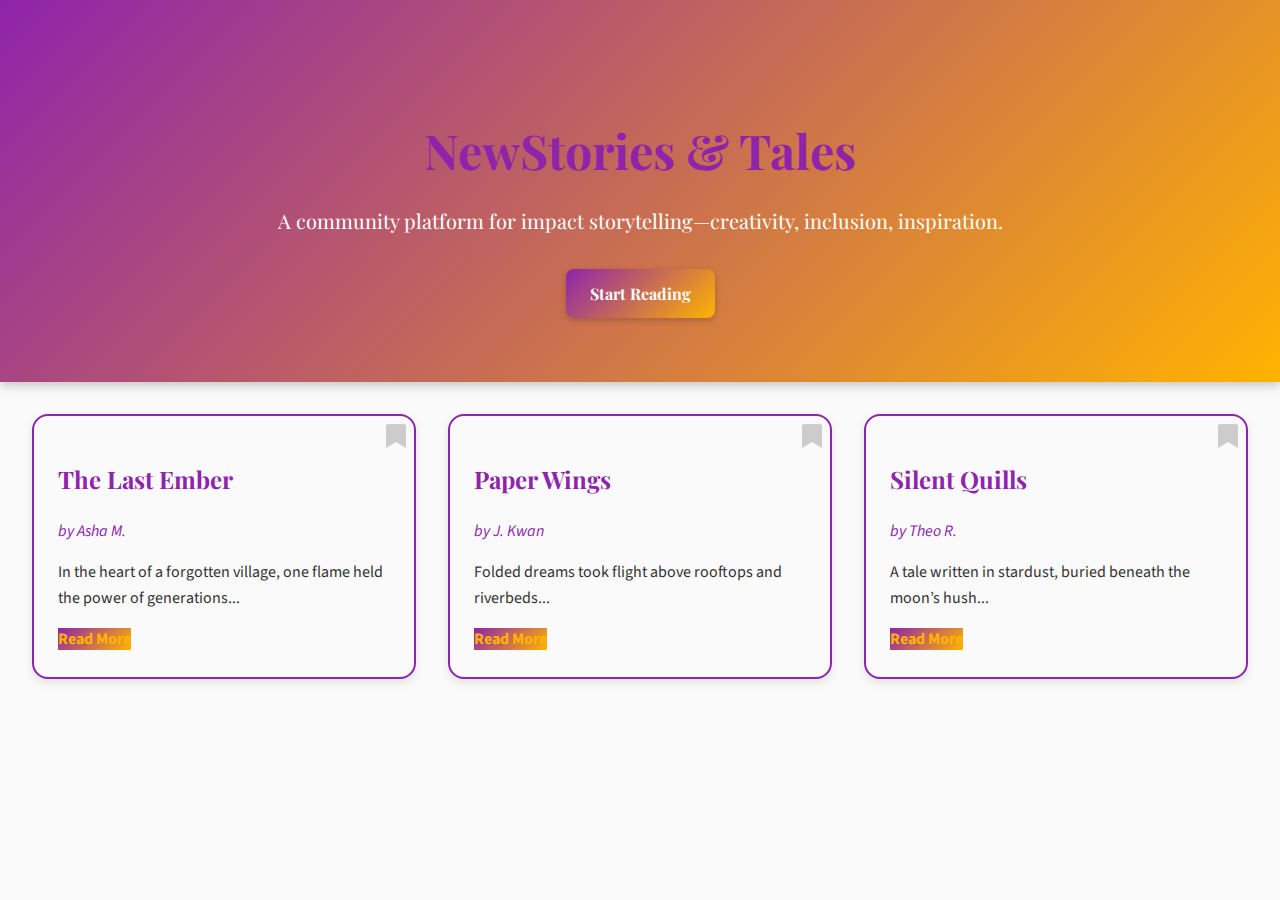
<file: index.html>
<!DOCTYPE html>
<html lang="en">
<head>
  <meta charset="UTF-8" />
  <meta name="viewport" content="width=device-width, initial-scale=1.0"/>
  <title>NewStories & Tales</title>
  <link rel="stylesheet" href="style.css"/>
  <link href="https://fonts.googleapis.com/css2?family=Playfair+Display&family=Source+Sans+Pro&display=swap" rel="stylesheet">
</head>
<body>
  <!-- Hero Section -->
  <header class="hero">
    <div class="hero-content">
      <p class="decorative-first">
      <h1><span class="dropcap-paragraph"></span>NewStories & Tales</h1>
      </p>
      <p class="subtitle">A community platform for impact storytelling—creativity, inclusion, inspiration.</p>
      <a href="#stories" class="cta-button">Start Reading</a>
    </div>
  </header>

  <!-- Story Card Grid -->
  <main  id="stories" class="story-grid">
    <article class="story-card fade-in">
      <div class="ribbon-icon">
        <button class="bookmark-btn" aria-label="Bookmark story">
        <svg xmlns="http://www.w3.org/2000/svg" width="20" height="24" viewBox="0 0 20 24" class="bookmark-icon">
  <path d="M2 0H18C19.1 0 20 0.9 20 2V24L10 18L0 24V2C0 0.9 0.9 0 2 0Z" fill="#CCCCCC"/>
</svg>
        </button>
</div>

      <h2 class="story-title">The Last Ember</h2>
      <p class="story-author">by Asha M.</p>
      <p class="story-excerpt">In the heart of a forgotten village, one flame held the power of generations...</p>
      <a href="story-1.html" class="read-more">Read More</a>
    </article>

    <article class="story-card fade-in">
      <div class="ribbon-icon">
        <button class="bookmark-btn" aria-label="Bookmark story">
        <svg  xmlns="http://www.w3.org/2000/svg" width="20" height="24" viewBox="0 0 20 24" class="bookmark-icon">
  <path d="M2 0H18C19.1 0 20 0.9 20 2V24L10 18L0 24V2C0 0.9 0.9 0 2 0Z" fill="#CCCCCC"/>
</svg>
        </button>
</div>
      <h2 class="story-title">Paper Wings</h2>
      <p class="story-author">by J. Kwan</p>
      <p class="story-excerpt">Folded dreams took flight above rooftops and riverbeds...</p>
      <a href="story-2.html" class="read-more">Read More</a>
    </article>

    <article class="story-card fade-in">
      <div class="ribbon-icon">
        <button class="bookmark-btn" aria-label="Bookmark story">
       <svg  xmlns="http://www.w3.org/2000/svg" width="20" height="24" viewBox="0 0 20 24" class="bookmark-icon">
  <path d="M2 0H18C19.1 0 20 0.9 20 2V24L10 18L0 24V2C0 0.9 0.9 0 2 0Z" fill="#CCCCCC"/>
</svg>
        </button>
</div>
      <h2 class="story-title">Silent Quills</h2>
      <p class="story-author">by Theo R.</p>
      <p class="story-excerpt">A tale written in stardust, buried beneath the moon’s hush...</p>
      <a href="story-3.html" class="read-more">Read More</a>
    </article>
  </main>
  <script>
  const faders = document.querySelectorAll('.fade-in');
  const observer = new IntersectionObserver((entries) => {
    entries.forEach(entry => {
      if (entry.isIntersecting) {
        entry.target.classList.add('visible');
      }
    });
  }, { threshold: 0.1 });

  faders.forEach(el => observer.observe(el));
</script>
<script>
  document.querySelectorAll('.bookmark-btn').forEach(btn => {
    btn.addEventListener('click', () => {
     const path = btn.querySelector('svg path');
      const currentFill = path.getAttribute('fill');
      const activeColor = '#FFB300'; 
      const inactiveColor = '#CCCCCC'; 

      path.setAttribute('fill', currentFill === activeColor ? inactiveColor : activeColor);

    });
  });
</script>
</body>
</html>
</file>
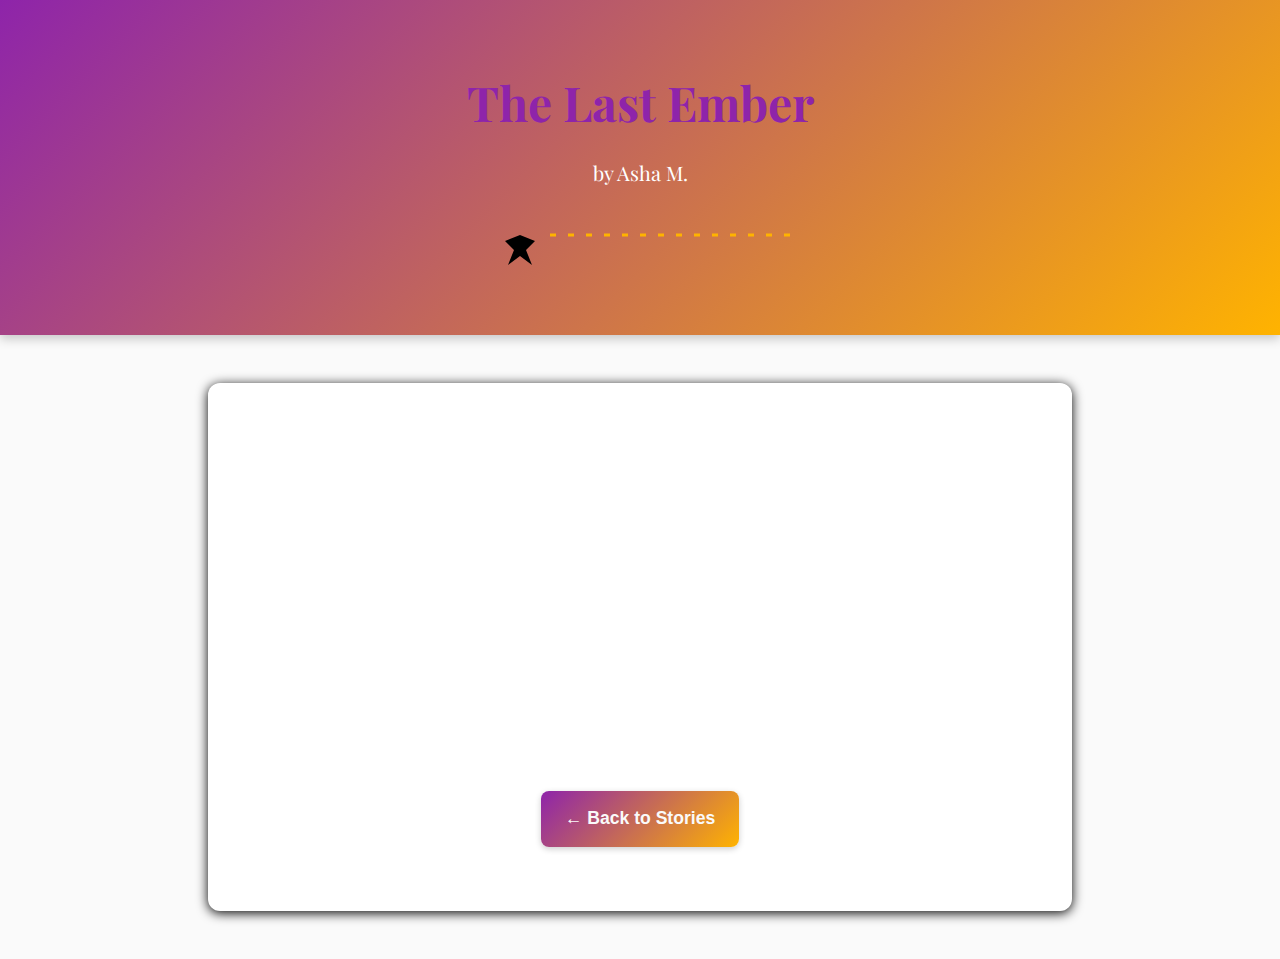
<file: story-1.html>
<!DOCTYPE html>
<html lang="en">
<head>
  <meta charset="UTF-8" />
  <meta name="viewport" content="width=device-width, initial-scale=1.0"/>
  <title>The Last Ember – NewStories & Tales</title>
  <link rel="stylesheet" href="style.css"/>
  <link href="https://fonts.googleapis.com/css2?family=Playfair+Display&family=Source+Sans+Pro&display=swap" rel="stylesheet">
</head>
<body>
  <header class="hero">
    <div class="hero-content">
     <h1>The Last Ember</h1>
      <p class="subtitle">by Asha M.</p>
      <div class="flourish" aria-hidden="true">
  <svg width="300" height="auto" viewBox="0 0 100 20" xmlns="http://www.w3.org/2000/svg" fill="#8E2A4AA">
    <path d="M10 10 L15 12 L12 15 L14 20 L10 17 L6 20 L8 15 L5 12 L10 10Z"/>
    <line x1="20" y1="10" x2="100" y2="10" stroke="#FFB300" stroke-width="1" stroke-dasharray="2,4"/>
  </svg>
</div>
    </div>
  </header>

  <main class="story-content">
    <article class ="story-card fade-in">
      <p>
        In the heart of a forgotten village, where the mountains whispered their cold secrets and the wind rustled like the pages of old tales, one ember remained glowing beneath layers of ash. It wasn’t just a coal; it was the last remnant of a sacred fire that once guided the ancestors.
      </p>

      <p>
        Mira, the youngest of the Firekeepers, stumbled upon it one twilight evening. Her fingers trembled as she reached toward its glow. With a breath of intention and the weight of a thousand unspoken stories, she kindled a flame—not just of warmth, but of legacy.
      </p>

      <p>
        That night, the stars blinked in approval, and for the first time in many seasons, the village sang.
      </p>
    </article>

    <a href="index.html" class="cta-button" style="margin: 2rem auto; display: block; text-align: center; width: max-content;">← Back to Stories</a>
  </main>
</body>
</html>
</file>
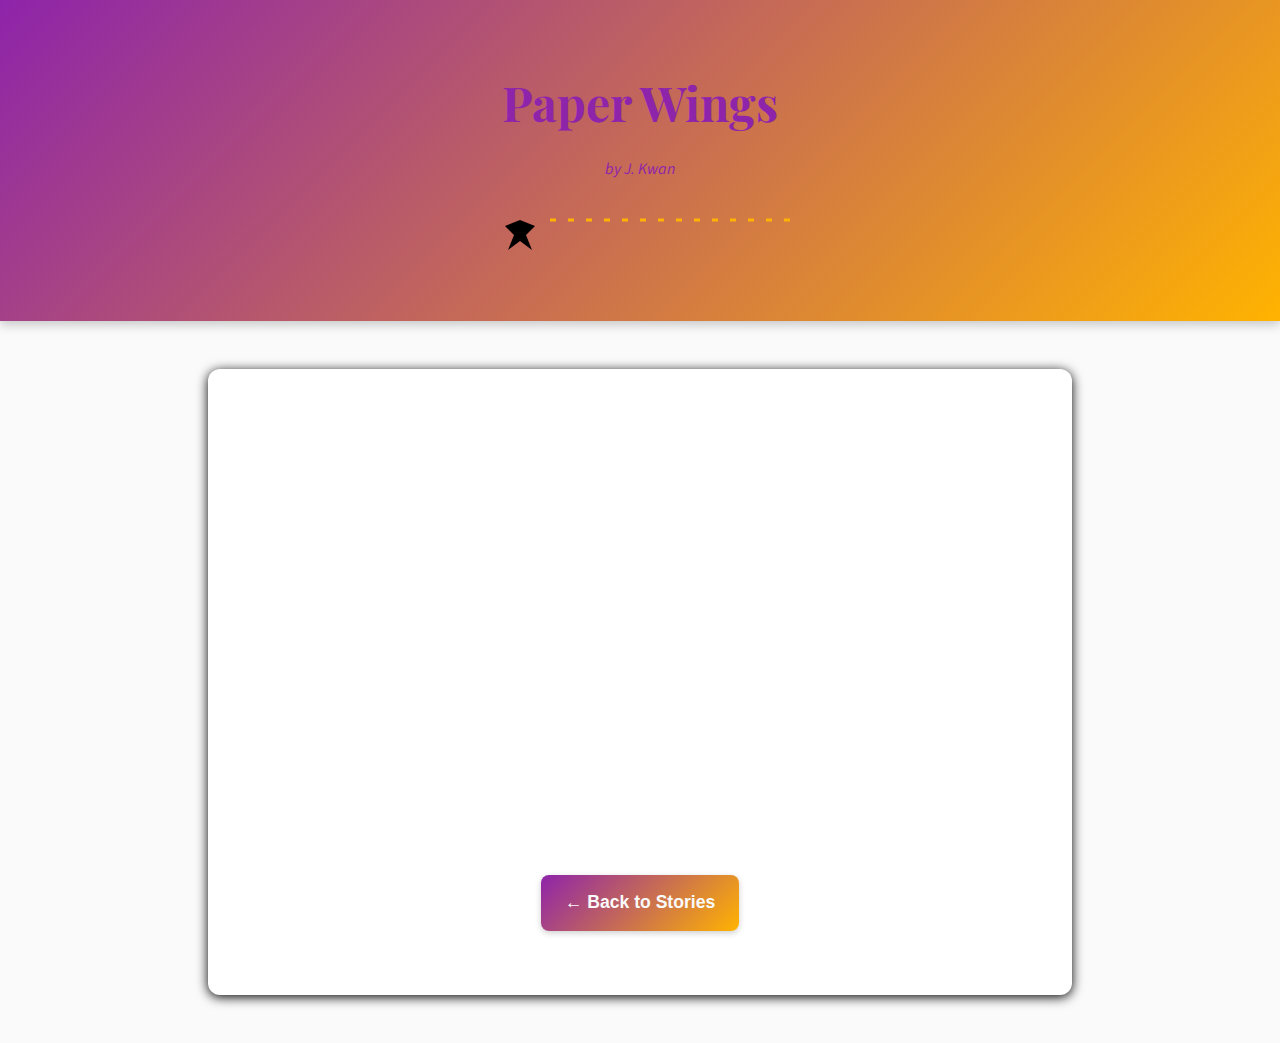
<file: story-2.html>
<!DOCTYPE html>
<html lang="en">
<head>
  <meta charset="UTF-8" />
  <meta name="viewport" content="width=device-width, initial-scale=1.0"/>
  <title>Paper Wings - NewStories & Tales</title>
  <link rel="stylesheet" href="style.css"/>
  <link href="https://fonts.googleapis.com/css2?family=Playfair+Display&family=Source+Sans+Pro&display=swap" rel="stylesheet">
</head>
<body>
  <header class="hero">
    <div class="hero-content">
      <h1>Paper Wings</h1>
      <p class="story-author">by J. Kwan</p>
        <div class="flourish" aria-hidden="true">
  <svg width="300" height="auto" viewBox="0 0 100 20" xmlns="http://www.w3.org/2000/svg" fill="#8E2A4AA">
    <path d="M10 10 L15 12 L12 15 L14 20 L10 17 L6 20 L8 15 L5 12 L10 10Z"/>
    <line x1="20" y1="10" x2="100" y2="10" stroke="#FFB300" stroke-width="1" stroke-dasharray="2,4"/>
  </svg>
</div>
    </div>
  </header>

  <main class="story-content">
     <article class ="story-card fade-in">
    <p>Folded dreams took flight above rooftops and riverbeds, carried on the fragile wings of paper cranes...</p>
    <p>In a small city alleyway, young Mina crafted each crane with care, wishing for freedom beyond the gray walls of her neighborhood...</p>
    <p>Each fold was a whisper of hope, a promise to herself that one day she'd soar beyond what seemed possible.</p>
    <p>But the world was watching, and the skies were not always kind...</p>
    <p>Yet with every paper wing she sent into the breeze, Mina reminded herself that even the smallest dream could rise.</p>
     </article>
     <a href="index.html" class="cta-button" style="margin: 2rem auto; display: block; text-align: center; width: max-content;">← Back to Stories</a>
  </main>
</body>
</html>
</file>
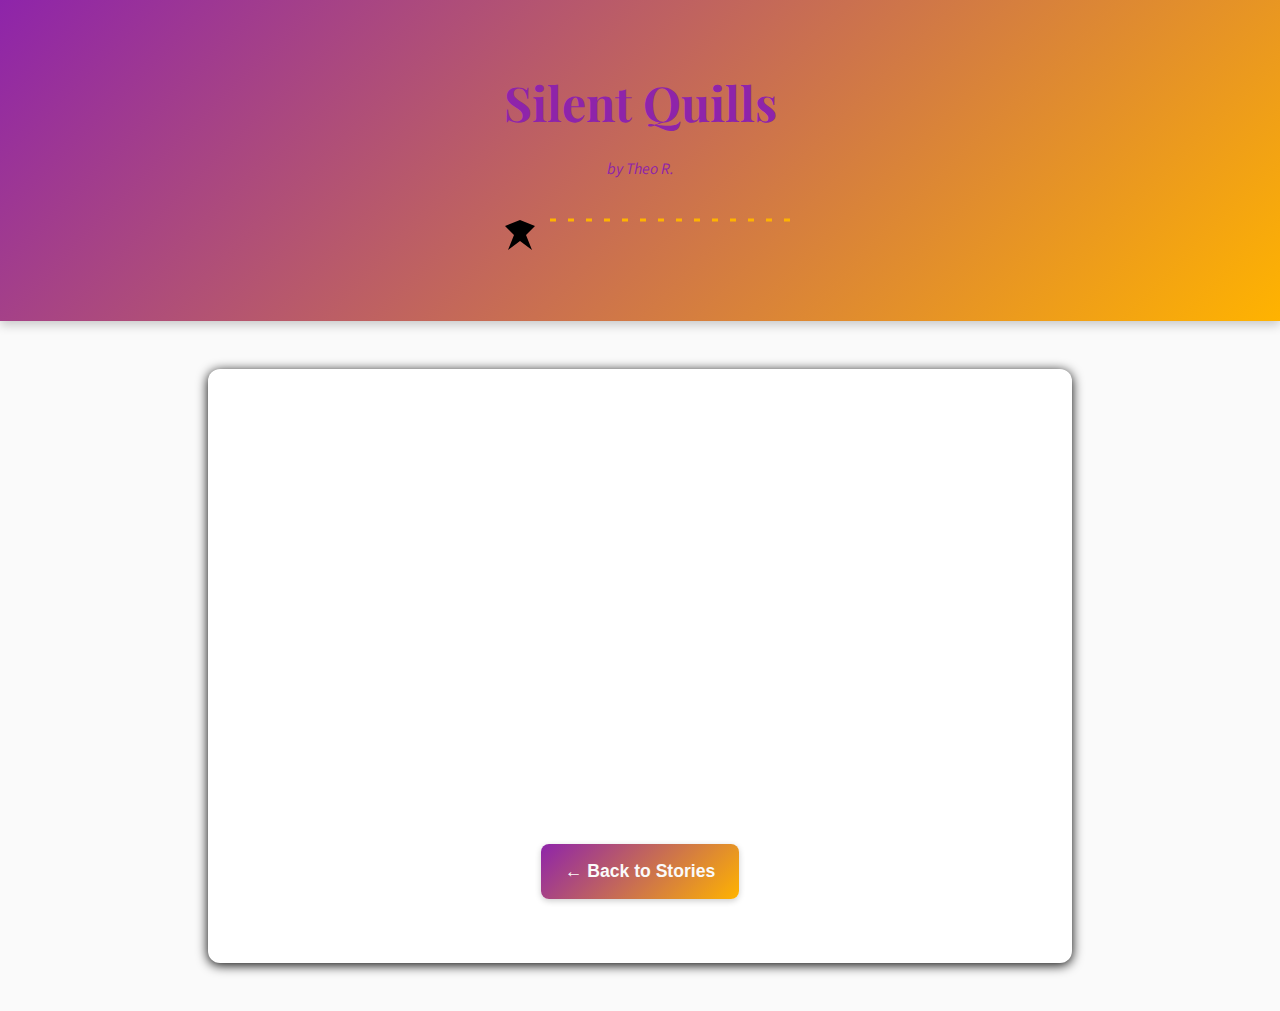
<file: story-3.html>
<!DOCTYPE html>
<html lang="en">
<head>
  <meta charset="UTF-8" />
  <meta name="viewport" content="width=device-width, initial-scale=1.0"/>
  <title>Silent Quills - NewStories & Tales</title>
  <link rel="stylesheet" href="style.css"/>
  <link href="https://fonts.googleapis.com/css2?family=Playfair+Display&family=Source+Sans+Pro&display=swap" rel="stylesheet">
</head>
<body>
  <header class="hero">
    <div class="hero-content">
      <h1>Silent Quills</h1>
      <p class="story-author">by Theo R.</p>
        <div class="flourish" aria-hidden="true">
  <svg width="300" height="auto" viewBox="0 0 100 20" xmlns="http://www.w3.org/2000/svg" fill="#*E2A4AA">
    <path d="M10 10 L15 12 L12 15 L14 20 L10 17 L6 20 L8 15 L5 12 L10 10Z"/>
    <line x1="20" y1="10" x2="100" y2="10" stroke="#FFB300" stroke-width="1" stroke-dasharray="2,4"/>
  </svg>
</div>
    </div>
  </header>

  <main class="story-content">
     <article class ="story-card fade-in">
    <p>A tale written in stardust, buried beneath the moon’s hush, where silent quills traced the stories of forgotten souls...</p>
    <p>Elara, a scribe in a town where words had lost their power, found magic in the ink she never spilled.</p>
    <p>Her quill moved not with sound, but with the weight of unspoken memories, bringing light to darkness unseen.</p>
    <p>In the silence, the stories lived — waiting for the day someone would listen.</p>
    <p>And when Elara finally shared them, the world held its breath.</p>
     </article>
     <a href="index.html" class="cta-button" style="margin: 2rem auto; display: block; text-align: center; width: max-content;">← Back to Stories</a>
  </main>
</body>
</html>
</file>
<file: style.css>
/* CSS Variables */
:root {
  --violet: #8E24AA;
  --amber: #FFB300;
  --offwhite: #FAFAFA;
  --text-dark:#333333;
  --font-title: 'Playfair Display', serif;
  --font-body: 'Source Sans Pro', sans-serif;
  --gradient: linear-gradient(135deg, var(--violet), var(--amber));
}
.title-heading {
  font-family: 'Playfair Display', serif;
  font-size: 2.5rem;
  line-height: 1.2;
  text-align: center;
  color: #FAFAFA;
  display: inline-block;
  background:linear-gradient(135deg,#8E24AA,#FFB300);
  color: #FAFAFA;
}
html{
  scroll-behavior: smooth;
}
.bookmark-btn {
  position: absolute;
  top: 0.5rem;
  right: 0.5rem;
  background: transparent;
  border: none;
  cursor: pointer;
  padding: 0;
}

.bookmark-btn svg {
  transition: transform 0.3s ease;
}

.bookmark-btn:hover svg {
  transform: scale(1.1);
}

/* Base Styles */
body {
  margin: 0;
  padding:0;
  font-family: var(--font-body);
  background: var(--offwhite) url('https://www.transparenttextures.com/patterns/paper-fibers.png') repeat;
  background-size: cover;
  color: #333;
  line-height: 1.6;
}

/* Hero Section */
.hero {
  background:linear-gradient(135deg, var(--violet),var(--amber));
  color: white;
  padding: 4rem 2rem;
  text-align: center;
  font-family: 'Playfair Display',serif;
  position:relative;
  box-shadow:0 4px 10px rgba(0,0,0,0.2);
}
.hero::after{
    content: "";
    background: url("https://www.transparenttextures.com/patterns/paper-fibers.png") repeat;
    opacity: 0.05;
     background-size: cover;
    position:absolute;
    inset: 0;
    z-index: 0;

}

.hero-content h1 {
  font-family: var(--font-title);
  font-weight: 700;
  color:var(--violet);
  font-size: 3rem;
  margin: 0;
  position:relative;
  z-index:1;
}
.dropcap-paragraph {
  text-indent: 0;
  font-size: 1.2rem;
  line-height: 1.8;
}
.decorative-first{
  font-family: 'Merriweather',serif;
  font-size: 3rem;
  line-height: 1;
  text-align: justify;
}
.dropcap {
    float:left;
    font-family: 'Playfair Display',serif;
  font-size: 3.5rem;
  font-weight: bold;
  margin-right: 0.3rem;
  line-height: 1;
  vertical-align: middle;
  padding-right:5px;
  color:var(--violet);

}

.subtitle {
  font-size: 1.25rem;
  margin: 1rem 0;
}

.cta-button {
  display: inline-block;
  color: white;
  background-color: var(--amber);
  padding: 0.75rem 1.5rem;
  border-radius: 8px;
  font-weight: bold;
  text-decoration: none;
  margin-top: 1rem;
  box-shadow: 0 2px 6px rgba(0,0,0,0.2);
  transition: background 0.3s ease;
   background:linear-gradient(135deg,#8E24AA,#FFB300);
   color: #FAFAFA;
}

.cta-button:hover {
  background: var(--offwhite);
   background:linear-gradient(135deg,#8E24AA,#FFB300);
   color: #FAFAFA;
}

/* Story Cards Grid */
.story-grid {
  display: grid;
  grid-template-columns: repeat(auto-fit, minmax(280px, 1fr));
  gap: 2rem;
  padding: 2rem;
}
.ribbon-icon{
  position: absolute;
  top: 0;
  right: 0;
  width: 24px;
  height: auto;
  z-index: 1;
  
}

.story-card {
  position: relative;
  padding-top: 1rem;
  background: var(--offwhite);
  border-left: 5px solid var(--violet);
  box-shadow: 0 2px 8px rgba(142, 36, 170, 0.2);
  border: 2px solid var(--violet);
  border-radius: 1rem;
  padding: 1.5rem;
  box-shadow: 0 4px 8px rgba(0,0,0,0.1);
  opacity: 0;
  position:relative;
  transform: translateY(20px);
  animation: fadeInUp 0.6s ease-out forwards;
  animation-delay: 0.2s;
}
.story-card::before{
    content:" ";
    color:#FFB300;
    font-size: 1.5rem;
    position:absolute;
    top: 1rem;
    right: 1rem;
}

.story-card:nth-child(2) {
  animation-delay: 0.2s;
}
.story-card:nth-child(3) {
  animation-delay: 0.4s;
}

.story-title {
  font-family: var(--font-title);
  font-size: 1.5rem;
  margin-top: 0 0 0.5rem;
  color:var(--violet);
}

.story-author {
    font-family: var(--font-body);
  font-style: italic;
  color: var(--violet);
  margin-bottom: 0.5rem;
}

.story-excerpt {
    font-family: var(--font-body);
  margin-bottom: 1rem;
  line-height: 1.6;
}
.story-content {
  max-width: 800px;
  margin: 3rem auto;
  padding: 0 1.5rem;
  font-size: 1.1rem;
  line-height: 1.8;
  font-family: Didto,Helvetica,Montserrata,Roboto,Lato;
  color: #444;
  background: url("https://www.transparenttextures.com/patterns/paper-fibers.png") repeat;
  border-radius: 12px;
   background-size: cover;
  background-color: #fff;
  padding:2rem;
  box-shadow: 0 2px 12px rgba(0, 0, 0.05);
  position:relative;
}
.story-content::before{
    content: icon;
    font-size: 2rem;
    color: #8E24AA;
    top: -1rem;
    left: -1rem;
    transform :rotate(-15deg);
}
.fade-in {
    opacity:0;
    transform: translateY(20px);
    transition:opacity 0.8s ease,transform 0.8s ease;
}
.fade-in.visible{
    opacity:1;
    transform:translateY(0);
}
.read-more {
  color: var(--amber);
  text-decoration: none;
  font-weight: bold;
   background:linear-gradient(135deg,#8E24AA,#FFB300);
   color: var(--amber);
}
.read-more:hover {
  text-decoration: underline;
}


/* Animation */
@keyframes fadeInUp {
  to {
    opacity: 1;
    transform: translateY(0);
  }
}
</file>
